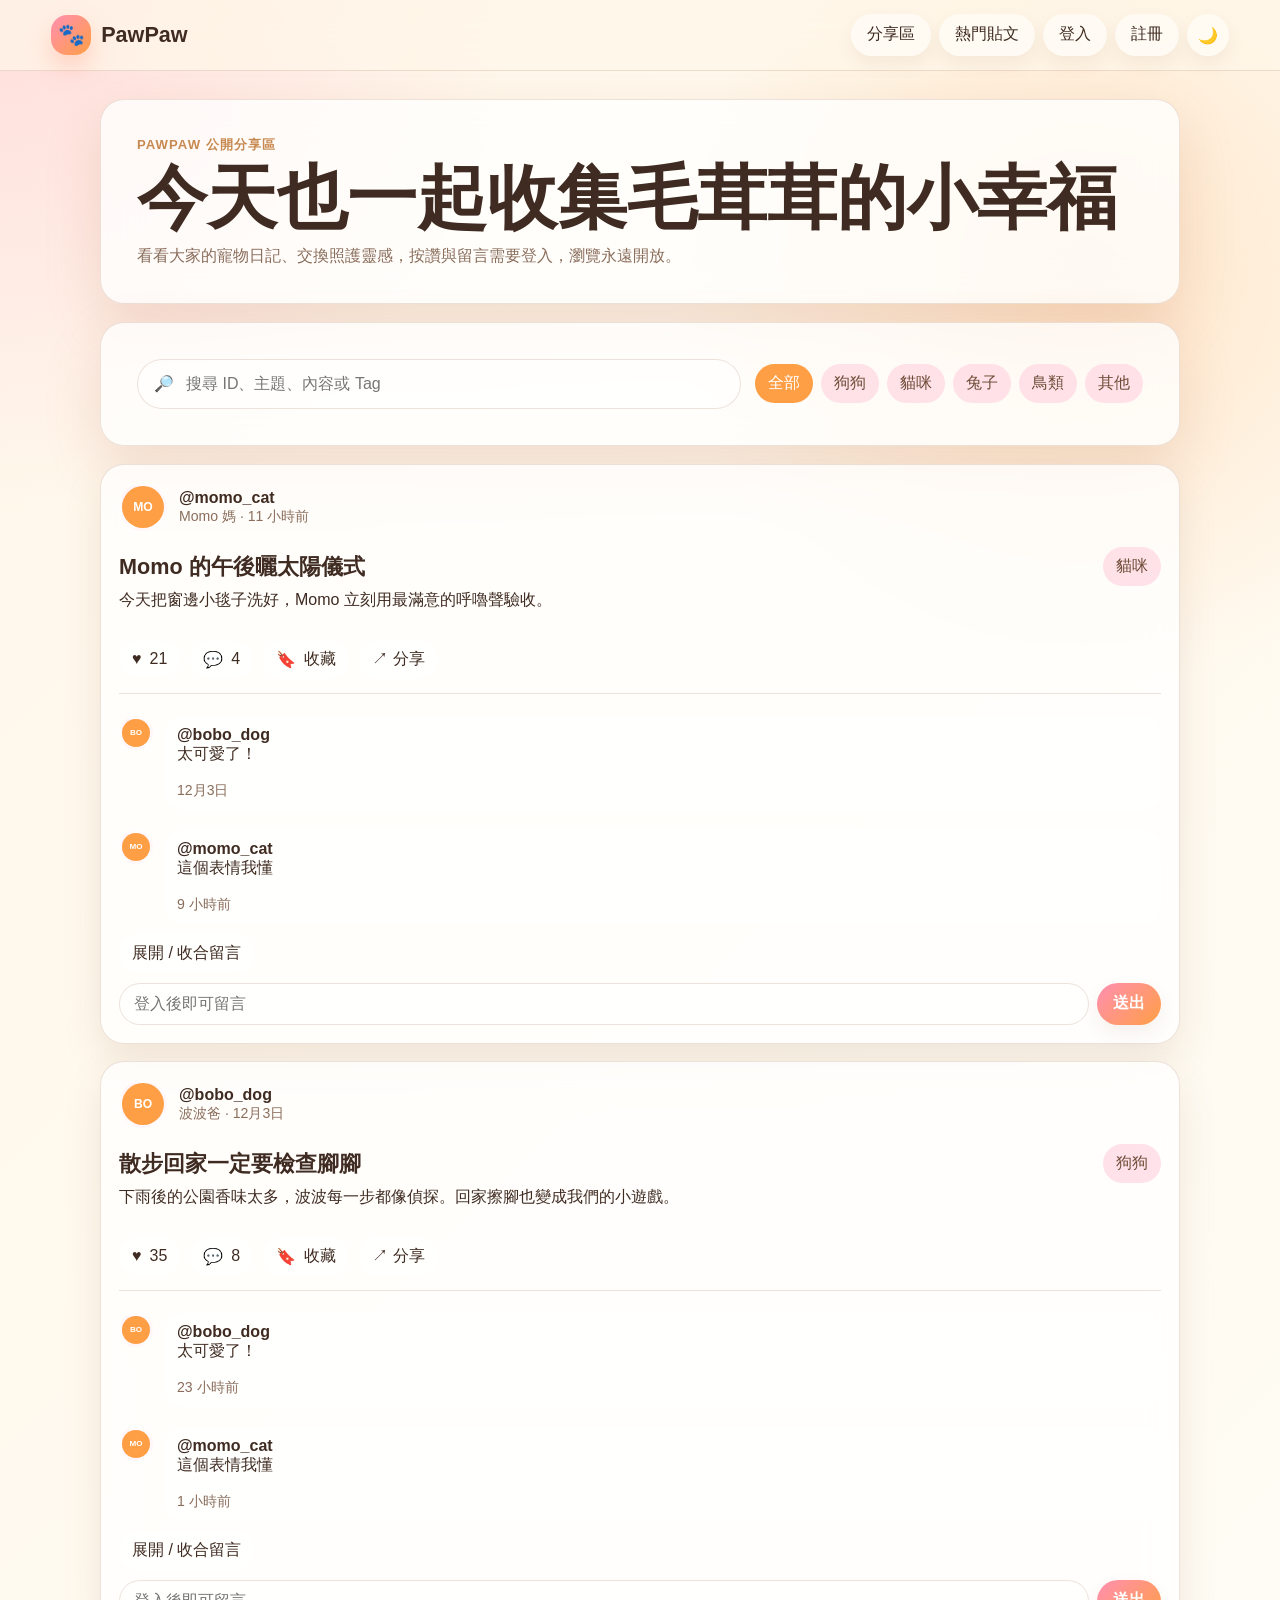
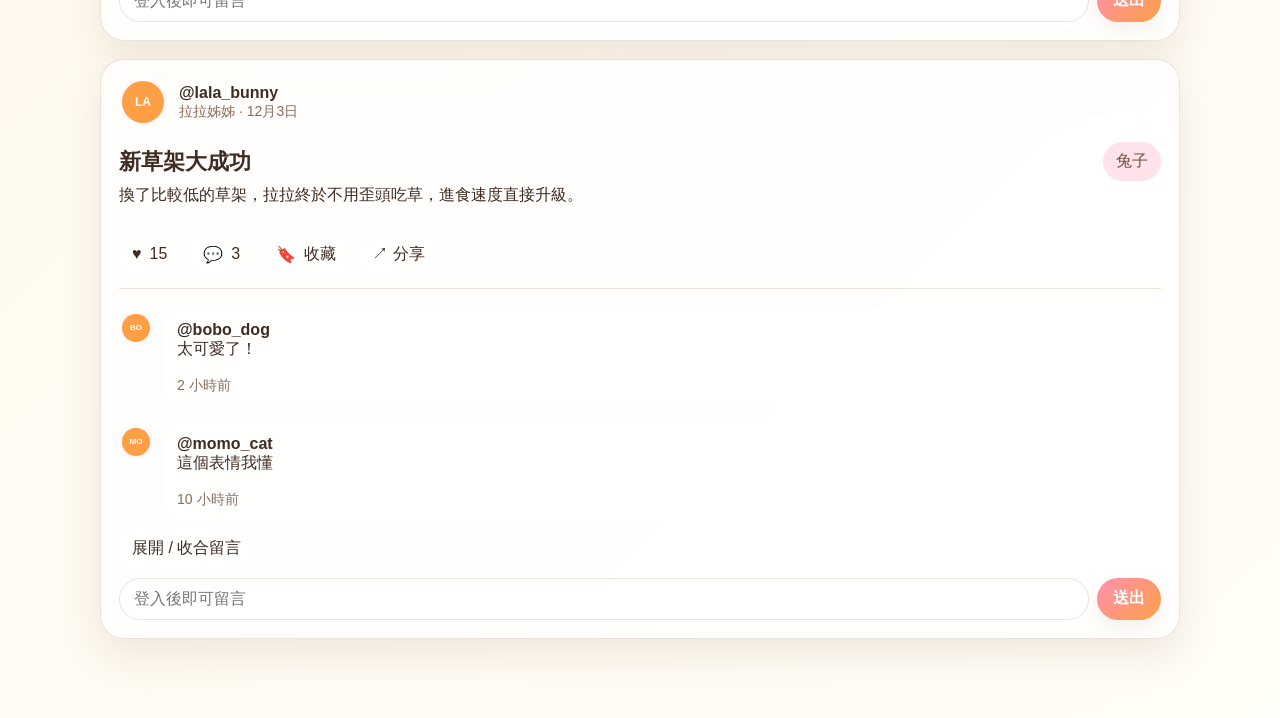
<file: index.html>
<!DOCTYPE html>
<html lang="zh-Hant">
<head>
  <meta charset="UTF-8">
  <meta name="viewport" content="width=device-width, initial-scale=1.0">
  <title>PawPaw 毛孩日常 | 分享區</title>
  <link rel="stylesheet" href="style.css">
</head>
<body data-page="feed">
  <div id="loading" class="loading-screen"><div class="loader-paw">🐾</div><p>正在召喚毛孩日常...</p></div>
  <header id="navbar" class="topbar"></header>
  <main class="page-shell">
    <section class="feed-hero glass fade-in">
      <div>
        <p class="eyebrow">PawPaw 公開分享區</p>
        <h1>今天也一起收集毛茸茸的小幸福</h1>
        <p>看看大家的寵物日記、交換照護靈感，按讚與留言需要登入，瀏覽永遠開放。</p>
      </div>
      <button class="primary-btn auth-only" data-link="create-post.html">＋ 分享毛孩日常</button>
    </section>
    <section class="toolbar glass fade-in">
      <label class="search-box">
        <span>🔎</span>
        <input id="searchInput" type="search" placeholder="搜尋 ID、主題、內容或 Tag">
      </label>
      <div class="tag-row" id="tagFilters"></div>
    </section>
    <section id="postList" class="post-list" aria-live="polite"></section>
  </main>
  <div id="toastHost" class="toast-host"></div>
  <div id="modalHost"></div>
  <script src="script.js"></script>
</body>
</html>
</file>
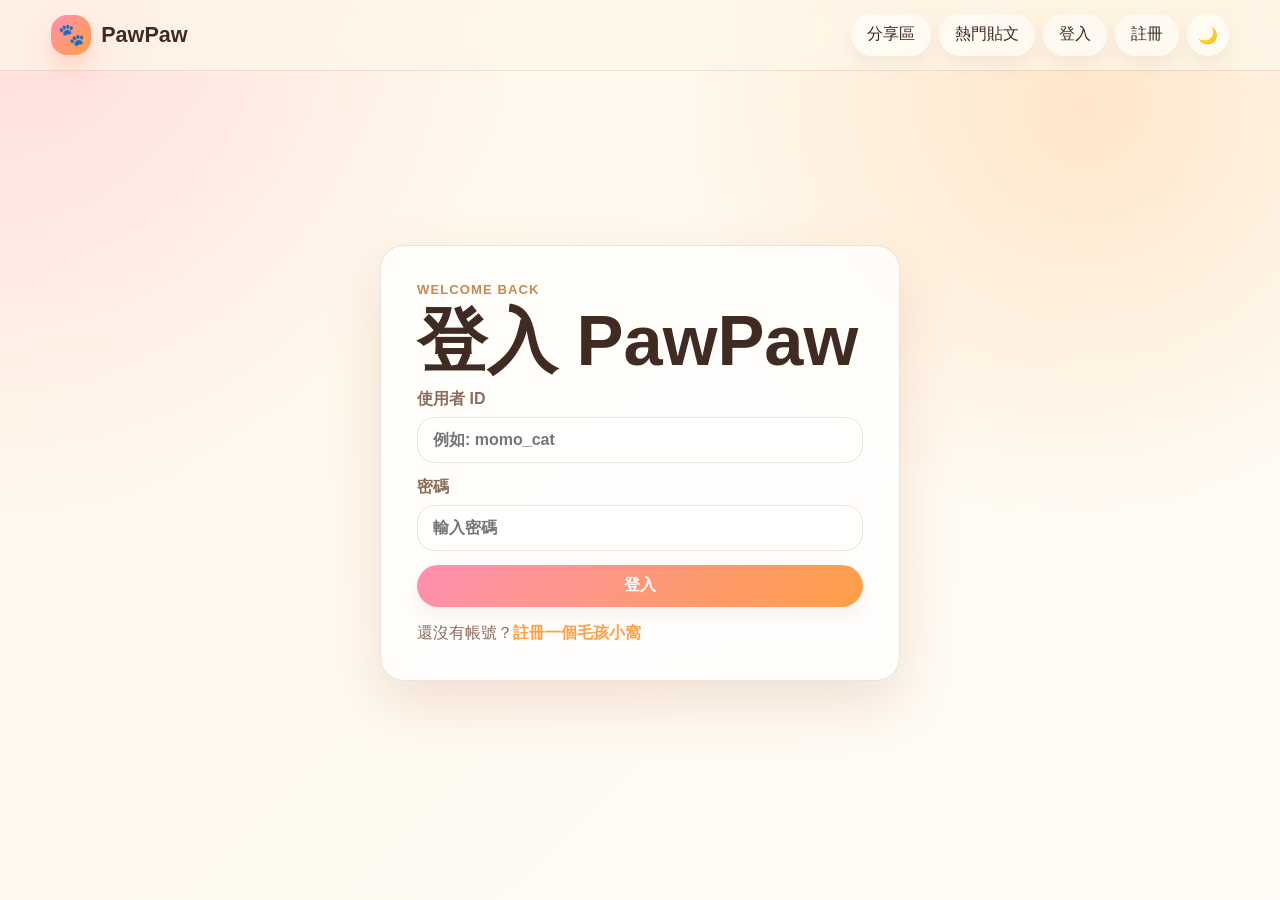
<file: create-post.html>
<!DOCTYPE html>
<html lang="zh-Hant">
<head>
  <meta charset="UTF-8">
  <meta name="viewport" content="width=device-width, initial-scale=1.0">
  <title>PawPaw | 新增貼文</title>
  <link rel="stylesheet" href="style.css">
</head>
<body data-page="create">
  <div id="loading" class="loading-screen"><div class="loader-paw">🐾</div><p>準備發文紙筆...</p></div>
  <header id="navbar" class="topbar"></header>
  <main class="page-shell narrow">
    <section class="compose-card glass fade-in">
      <div id="composeUser" class="compose-user"></div>
      <form id="postForm" class="stack-form">
        <label>發布主題<input name="title" required maxlength="40" placeholder="今天想分享什麼可愛瞬間？"></label>
        <label>發布內容<textarea name="content" required rows="6" maxlength="800" placeholder="寫下毛孩的故事、照護心得或日常小事..."></textarea></label>
        <label>寵物分類 Tag
          <select name="tag" required>
            <option value="狗狗">狗狗</option>
            <option value="貓咪">貓咪</option>
            <option value="兔子">兔子</option>
            <option value="鳥類">鳥類</option>
            <option value="其他">其他</option>
          </select>
        </label>
        <div id="dropZone" class="drop-zone">
          <input id="postImageInput" type="file" accept="image/*">
          <div>
            <strong>拖曳圖片到這裡</strong>
            <span>或點擊上傳，系統會自動壓縮圖片</span>
          </div>
          <img id="postImagePreview" alt="貼文圖片預覽">
        </div>
        <div class="form-actions">
          <button class="soft-btn" type="button" data-link="home.html">返回首頁</button>
          <button class="primary-btn" type="submit">發布</button>
        </div>
      </form>
    </section>
  </main>
  <div id="toastHost" class="toast-host"></div>
  <div id="modalHost"></div>
  <script src="script.js"></script>
</body>
</html>
</file>
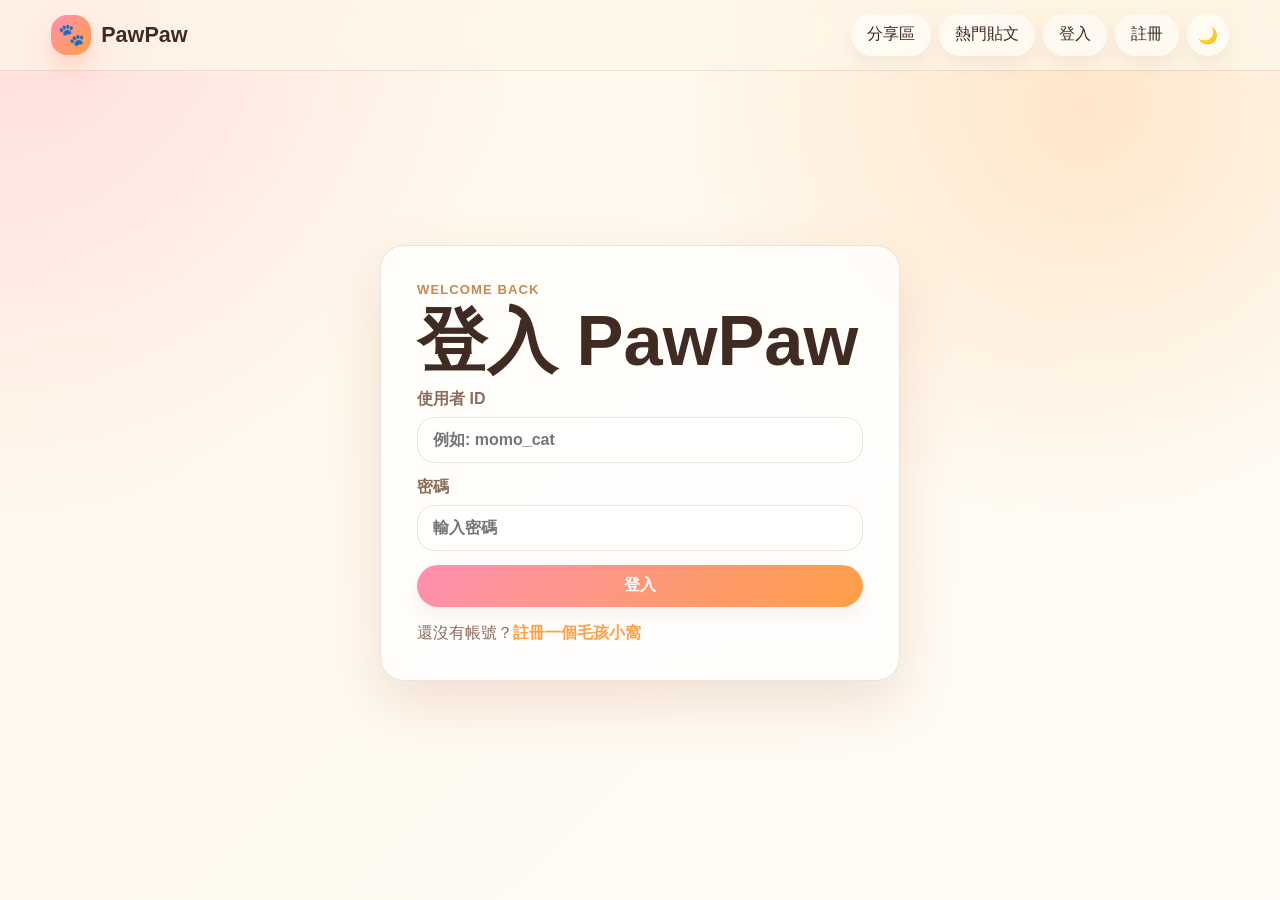
<file: home.html>
<!DOCTYPE html>
<html lang="zh-Hant">
<head>
  <meta charset="UTF-8">
  <meta name="viewport" content="width=device-width, initial-scale=1.0">
  <title>PawPaw | 個人首頁</title>
  <link rel="stylesheet" href="style.css">
</head>
<body data-page="home">
  <div id="loading" class="loading-screen"><div class="loader-paw">🐾</div><p>整理你的日常...</p></div>
  <header id="navbar" class="topbar"></header>
  <main class="page-shell">
    <section id="profileSummary" class="profile-hero glass fade-in"></section>
    <section class="profile-actions fade-in">
      <button class="primary-btn" data-link="create-post.html">＋ 新增貼文</button>
      <button class="soft-btn" data-link="index.html">前往分享區</button>
      <button id="editProfileBtn" class="soft-btn">編輯個人資料</button>
      <button id="logoutBtnHome" class="danger-btn">登出</button>
    </section>
    <h2 class="section-title">我的貼文</h2>
    <section id="myPostList" class="post-list"></section>
  </main>
  <div id="toastHost" class="toast-host"></div>
  <div id="modalHost"></div>
  <script src="script.js"></script>
</body>
</html>
</file>
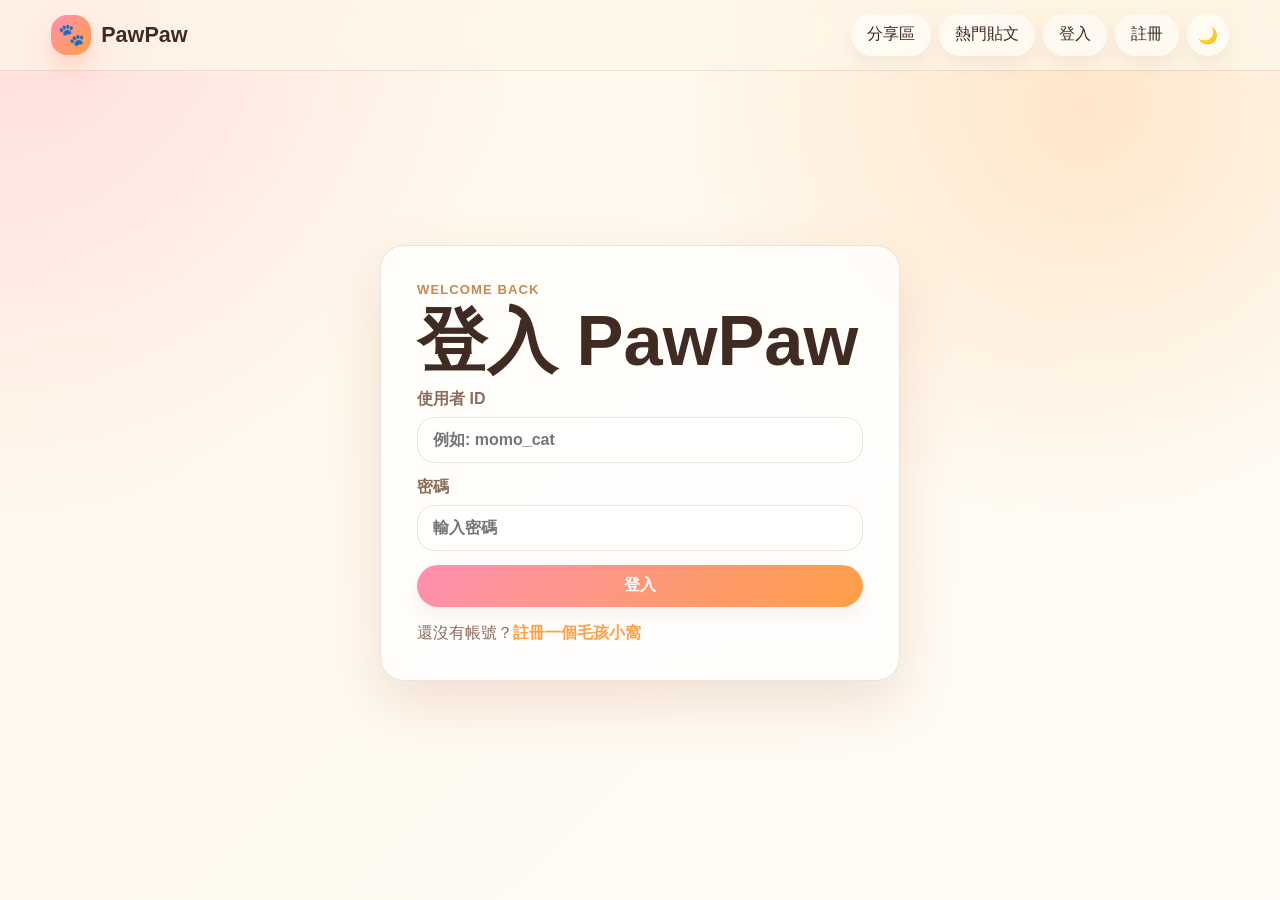
<file: login.html>
<!DOCTYPE html>
<html lang="zh-Hant">
<head>
  <meta charset="UTF-8">
  <meta name="viewport" content="width=device-width, initial-scale=1.0">
  <title>PawPaw | 登入</title>
  <link rel="stylesheet" href="style.css">
</head>
<body data-page="login">
  <div id="loading" class="loading-screen"><div class="loader-paw">🐾</div><p>準備登入小窩...</p></div>
  <header id="navbar" class="topbar"></header>
  <main class="auth-layout">
    <section class="auth-card glass fade-in">
      <p class="eyebrow">Welcome back</p>
      <h1>登入 PawPaw</h1>
      <form id="loginForm" class="stack-form">
        <label>使用者 ID<input name="id" required autocomplete="username" placeholder="例如: momo_cat"></label>
        <label>密碼<input name="password" type="password" required autocomplete="current-password" placeholder="輸入密碼"></label>
        <button class="primary-btn" type="submit">登入</button>
      </form>
      <p class="switch-link">還沒有帳號？<a href="register.html">註冊一個毛孩小窩</a></p>
    </section>
  </main>
  <div id="toastHost" class="toast-host"></div>
  <div id="modalHost"></div>
  <script src="script.js"></script>
</body>
</html>
</file>
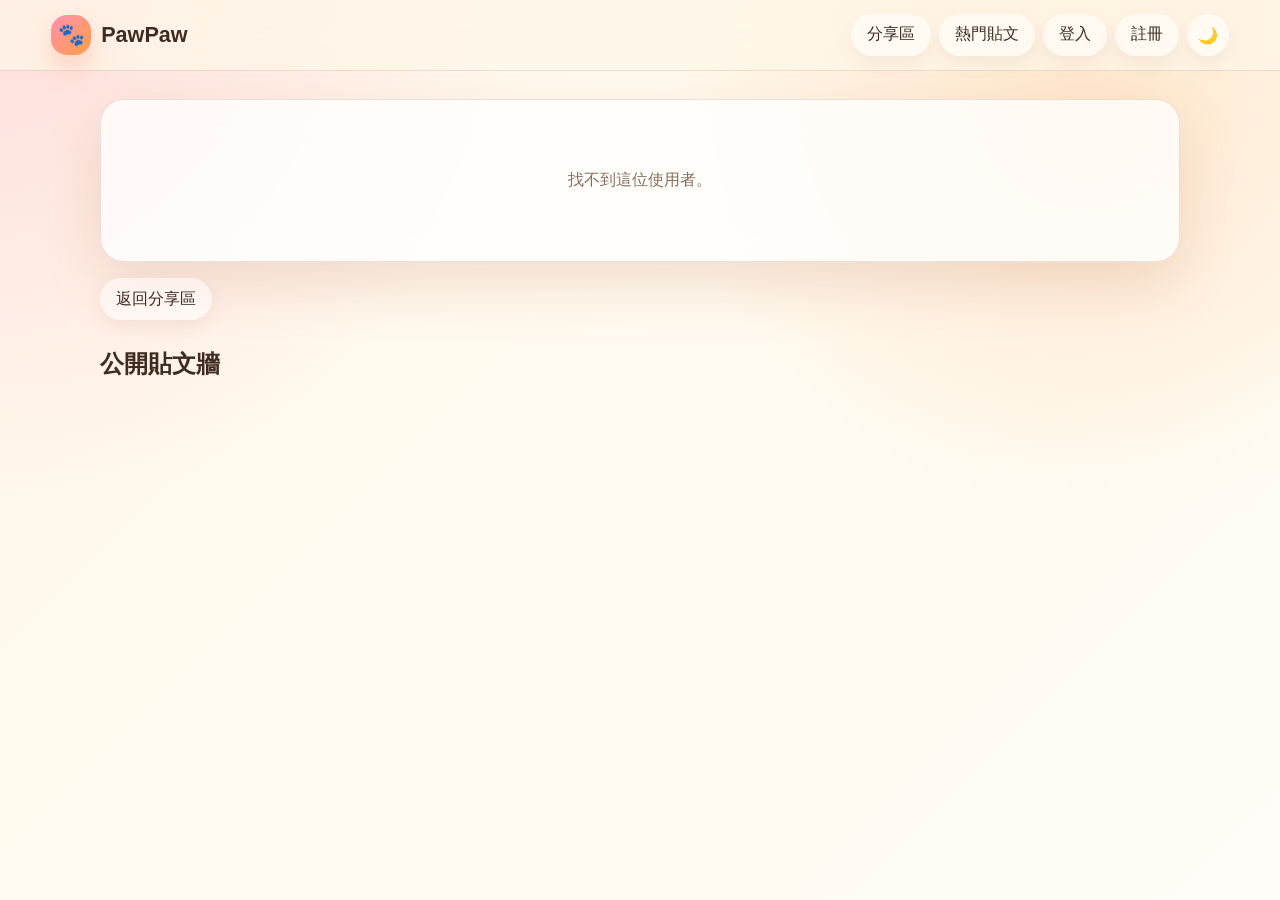
<file: profile.html>
<!DOCTYPE html>
<html lang="zh-Hant">
<head>
  <meta charset="UTF-8">
  <meta name="viewport" content="width=device-width, initial-scale=1.0">
  <title>PawPaw | 公開個人頁</title>
  <link rel="stylesheet" href="style.css">
</head>
<body data-page="profile">
  <div id="loading" class="loading-screen"><div class="loader-paw">🐾</div><p>拜訪毛孩小窩...</p></div>
  <header id="navbar" class="topbar"></header>
  <main class="page-shell">
    <section id="publicProfile" class="profile-hero glass fade-in"></section>
    <section class="profile-actions fade-in">
      <button class="soft-btn" data-link="index.html">返回分享區</button>
      <button id="followBtn" class="primary-btn auth-only">追蹤</button>
    </section>
    <h2 class="section-title">公開貼文牆</h2>
    <section id="profilePostList" class="post-list"></section>
  </main>
  <div id="toastHost" class="toast-host"></div>
  <div id="modalHost"></div>
  <script src="script.js"></script>
</body>
</html>
</file>
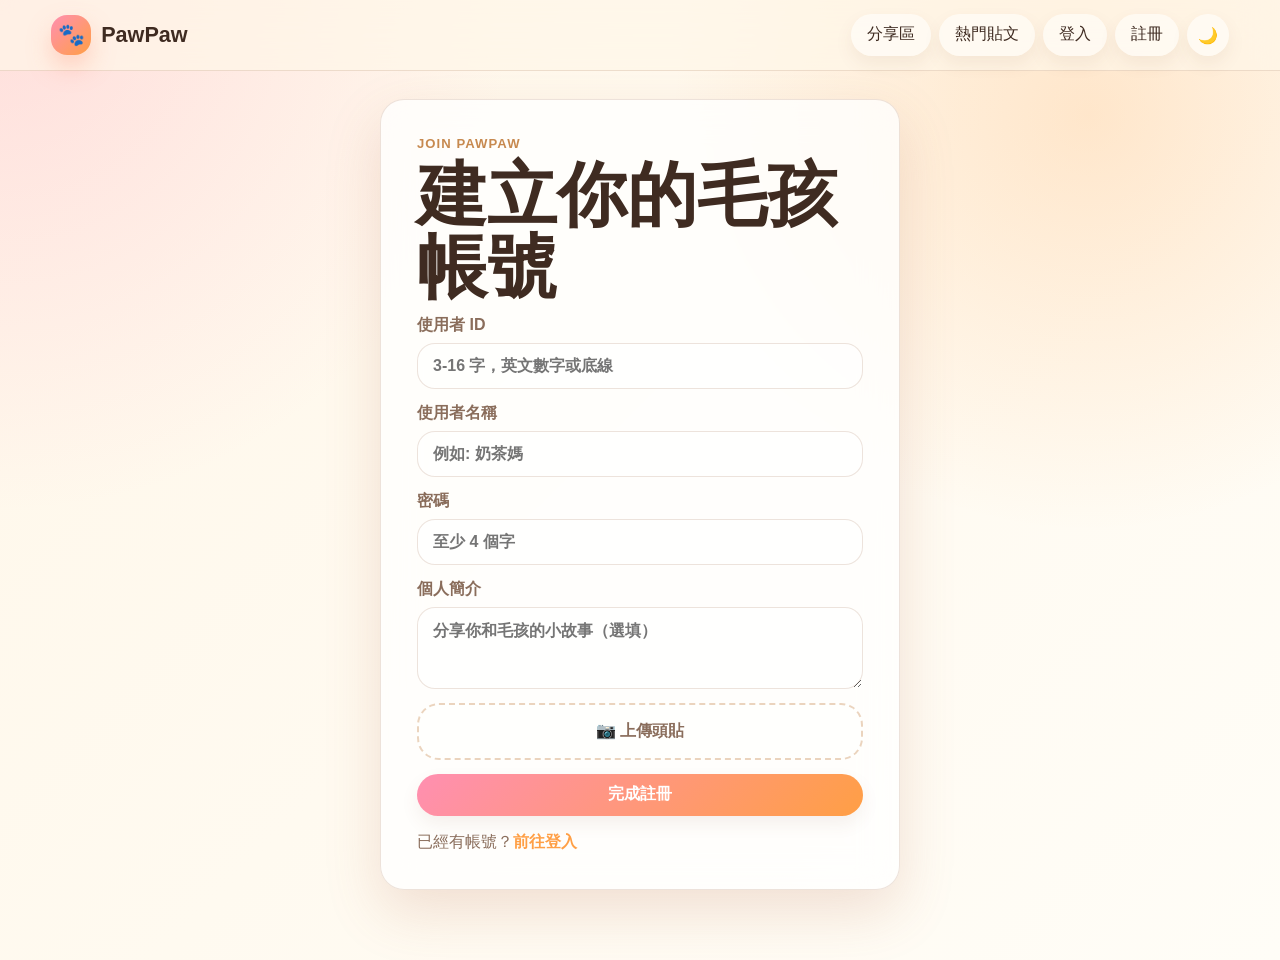
<file: register.html>
<!DOCTYPE html>
<html lang="zh-Hant">
<head>
  <meta charset="UTF-8">
  <meta name="viewport" content="width=device-width, initial-scale=1.0">
  <title>PawPaw | 註冊</title>
  <link rel="stylesheet" href="style.css">
</head>
<body data-page="register">
  <div id="loading" class="loading-screen"><div class="loader-paw">🐾</div><p>準備新朋友資料...</p></div>
  <header id="navbar" class="topbar"></header>
  <main class="auth-layout">
    <section class="auth-card glass fade-in">
      <p class="eyebrow">Join PawPaw</p>
      <h1>建立你的毛孩帳號</h1>
      <form id="registerForm" class="stack-form">
        <label>使用者 ID<input name="id" required pattern="[A-Za-z0-9_]{3,16}" placeholder="3-16 字，英文數字或底線"></label>
        <label>使用者名稱<input name="name" required placeholder="例如: 奶茶媽"></label>
        <label>密碼<input name="password" type="password" minlength="4" required placeholder="至少 4 個字"></label>
        <label>個人簡介<textarea name="bio" rows="3" placeholder="分享你和毛孩的小故事（選填）"></textarea></label>
        <label class="file-card">
          <input id="avatarInput" name="avatar" type="file" accept="image/*">
          <span>📷 上傳頭貼</span>
          <img id="avatarPreview" alt="頭貼預覽">
        </label>
        <button class="primary-btn" type="submit">完成註冊</button>
      </form>
      <p class="switch-link">已經有帳號？<a href="login.html">前往登入</a></p>
    </section>
  </main>
  <div id="toastHost" class="toast-host"></div>
  <div id="modalHost"></div>
  <script src="script.js"></script>
</body>
</html>
</file>
<file: style.css>
:root {
  --cream: #fff7e9;
  --cream-2: #fffdf7;
  --pink: #ff8fb1;
  --pink-2: #ffd6e2;
  --orange: #ff9f45;
  --caramel: #c7894f;
  --brown: #6f4d38;
  --text: #3f2b21;
  --muted: #8a6d5b;
  --card: rgba(255, 255, 255, .76);
  --line: rgba(151, 93, 58, .17);
  --shadow: 0 22px 55px rgba(175, 102, 65, .18);
  --radius: 24px;
}

body.dark {
  --cream: #1f1a18;
  --cream-2: #2a211e;
  --pink: #ff9bbb;
  --pink-2: #5b3541;
  --orange: #ffb15f;
  --caramel: #e2a468;
  --brown: #f5dcc8;
  --text: #fff2e6;
  --muted: #d4b7a6;
  --card: rgba(48, 39, 35, .78);
  --line: rgba(255, 220, 195, .16);
  --shadow: 0 22px 60px rgba(0, 0, 0, .32);
}

* { box-sizing: border-box; }
html { scroll-behavior: smooth; }
body {
  margin: 0;
  min-height: 100vh;
  color: var(--text);
  font-family: "Segoe UI", "Noto Sans TC", Arial, sans-serif;
  background:
    radial-gradient(circle at top left, rgba(255, 143, 177, .24), transparent 32rem),
    radial-gradient(circle at 85% 12%, rgba(255, 159, 69, .22), transparent 26rem),
    linear-gradient(135deg, var(--cream), var(--cream-2));
  transition: background .35s ease, color .35s ease;
}

button, input, textarea, select { font: inherit; }
button { cursor: pointer; border: 0; }
a { color: inherit; text-decoration: none; }
img { max-width: 100%; display: block; }

.loading-screen {
  position: fixed;
  inset: 0;
  z-index: 50;
  display: grid;
  place-content: center;
  gap: 14px;
  text-align: center;
  color: var(--brown);
  background: var(--cream);
  transition: opacity .45s ease, visibility .45s ease;
}
.loading-screen.hide { opacity: 0; visibility: hidden; }
.loader-paw {
  width: 70px;
  height: 70px;
  display: grid;
  place-items: center;
  margin: auto;
  border-radius: 28px;
  background: linear-gradient(135deg, var(--pink), var(--orange));
  box-shadow: var(--shadow);
  font-size: 34px;
  animation: bounce .8s infinite alternate;
}

.topbar {
  position: sticky;
  top: 0;
  z-index: 20;
  display: flex;
  align-items: center;
  justify-content: space-between;
  gap: 16px;
  padding: 14px clamp(16px, 4vw, 52px);
  border-bottom: 1px solid var(--line);
  background: rgba(255, 247, 233, .7);
  backdrop-filter: blur(18px);
}
body.dark .topbar { background: rgba(31, 26, 24, .74); }
.brand {
  display: inline-flex;
  align-items: center;
  gap: 10px;
  font-weight: 900;
  font-size: 1.35rem;
}
.brand-mark {
  width: 40px;
  height: 40px;
  display: grid;
  place-items: center;
  border-radius: 16px;
  background: linear-gradient(135deg, var(--pink), var(--orange));
  color: white;
  box-shadow: 0 12px 25px rgba(255, 143, 117, .34);
}
.nav-links {
  display: flex;
  align-items: center;
  gap: 8px;
  flex-wrap: wrap;
  justify-content: flex-end;
}
.nav-links a, .icon-btn, .soft-btn, .primary-btn, .danger-btn {
  min-height: 42px;
  border-radius: 999px;
  padding: 10px 16px;
  color: var(--text);
  background: rgba(255, 255, 255, .54);
  box-shadow: 0 8px 18px rgba(125, 77, 50, .08);
  transition: transform .22s ease, box-shadow .22s ease, background .22s ease;
}
.nav-links a:hover, .icon-btn:hover, .soft-btn:hover, .primary-btn:hover, .danger-btn:hover {
  transform: translateY(-2px);
  box-shadow: 0 14px 28px rgba(125, 77, 50, .16);
}
.primary-btn {
  color: white;
  background: linear-gradient(135deg, var(--pink), var(--orange));
  font-weight: 800;
}
.danger-btn { background: #fff0f0; color: #c64141; font-weight: 800; }
body.dark .danger-btn { background: #4b2525; color: #ffaaa5; }
.icon-btn { width: 42px; padding: 0; position: relative; }
.badge {
  position: absolute;
  top: -5px;
  right: -5px;
  min-width: 20px;
  height: 20px;
  padding: 0 5px;
  border-radius: 999px;
  display: grid;
  place-items: center;
  background: #ff4d6d;
  color: white;
  font-size: .72rem;
  font-weight: 900;
}

.page-shell {
  width: min(1080px, calc(100% - 28px));
  margin: 28px auto 80px;
}
.page-shell.narrow { width: min(760px, calc(100% - 28px)); }
.glass {
  border: 1px solid var(--line);
  border-radius: var(--radius);
  background: var(--card);
  box-shadow: var(--shadow);
  backdrop-filter: blur(18px);
}
.feed-hero, .toolbar, .profile-hero, .compose-card, .auth-card {
  padding: clamp(20px, 4vw, 36px);
}
.feed-hero {
  display: grid;
  grid-template-columns: 1fr auto;
  gap: 22px;
  align-items: end;
  overflow: hidden;
}
.eyebrow {
  margin: 0 0 8px;
  color: var(--caramel);
  font-size: .82rem;
  font-weight: 900;
  letter-spacing: .08em;
  text-transform: uppercase;
}
h1 { margin: 0 0 12px; font-size: clamp(2rem, 6vw, 4.4rem); line-height: 1.02; letter-spacing: 0; }
h2, h3, p { margin-top: 0; }
.feed-hero p:last-child { max-width: 650px; margin-bottom: 0; color: var(--muted); }

.toolbar {
  margin: 18px 0;
  display: grid;
  grid-template-columns: minmax(220px, 1fr) auto;
  gap: 14px;
  align-items: center;
}
.search-box {
  display: flex;
  align-items: center;
  gap: 10px;
  min-height: 50px;
  border: 1px solid var(--line);
  border-radius: 999px;
  padding: 0 16px;
  background: rgba(255, 255, 255, .5);
}
.search-box input {
  width: 100%;
  border: 0;
  outline: 0;
  color: var(--text);
  background: transparent;
}
.tag-row { display: flex; gap: 8px; flex-wrap: wrap; }
.tag-pill {
  border-radius: 999px;
  padding: 9px 13px;
  color: var(--brown);
  background: rgba(255, 214, 226, .7);
}
.tag-pill.active { color: white; background: var(--orange); }

.post-list {
  display: grid;
  gap: 18px;
}
.post-card {
  padding: 18px;
  border: 1px solid var(--line);
  border-radius: var(--radius);
  background: var(--card);
  box-shadow: 0 16px 38px rgba(141, 92, 61, .13);
  backdrop-filter: blur(16px);
  animation: rise .35s ease both;
}
.post-card.hot {
  border-color: rgba(255, 159, 69, .55);
  background: linear-gradient(145deg, rgba(255, 255, 255, .82), rgba(255, 231, 205, .74));
}
body.dark .post-card.hot { background: linear-gradient(145deg, rgba(59, 44, 38, .86), rgba(69, 42, 31, .72)); }
.post-head, .comment, .compose-user, .profile-main {
  display: flex;
  align-items: center;
  gap: 12px;
}
.avatar {
  width: 48px;
  height: 48px;
  flex: 0 0 auto;
  border-radius: 50%;
  object-fit: cover;
  background: linear-gradient(135deg, var(--pink-2), #fff);
  border: 3px solid rgba(255, 255, 255, .72);
}
.avatar.big { width: 96px; height: 96px; border-width: 4px; }
.clickable { cursor: pointer; }
.user-id { font-weight: 900; }
.meta { color: var(--muted); font-size: .88rem; }
.post-title-row {
  display: flex;
  align-items: center;
  justify-content: space-between;
  gap: 12px;
  margin-top: 16px;
}
.post-title-row h3 { margin: 0; font-size: 1.35rem; }
.post-content { color: var(--text); line-height: 1.72; white-space: pre-wrap; }
.post-image {
  width: 100%;
  max-height: 520px;
  object-fit: cover;
  border-radius: 20px;
  margin: 14px 0;
  border: 1px solid var(--line);
}
.post-actions {
  display: flex;
  align-items: center;
  gap: 10px;
  flex-wrap: wrap;
  padding-top: 10px;
}
.action-btn {
  display: inline-flex;
  align-items: center;
  gap: 8px;
  border-radius: 999px;
  padding: 9px 13px;
  background: rgba(255, 255, 255, .52);
  color: var(--text);
}
.action-btn.liked { color: #ff3b68; background: rgba(255, 214, 226, .78); }
.action-btn.pop { animation: pop .35s ease; }
.owner-tools { margin-left: auto; display: flex; gap: 8px; }
.rank {
  display: inline-grid;
  place-items: center;
  min-width: 42px;
  height: 42px;
  border-radius: 16px;
  color: white;
  background: linear-gradient(135deg, #ff7a3d, #ff477e);
  font-weight: 900;
}

.comments {
  margin-top: 14px;
  padding-top: 12px;
  border-top: 1px solid var(--line);
}
.comment-list.collapsed .comment:nth-child(n+3) { display: none; }
.comment { align-items: flex-start; padding: 10px 0; }
.comment .avatar { width: 34px; height: 34px; }
.comment-bubble {
  flex: 1;
  border-radius: 18px;
  padding: 10px 12px;
  background: rgba(255, 255, 255, .5);
}
.comment-form {
  display: flex;
  gap: 8px;
  margin-top: 10px;
}
.comment-form input {
  flex: 1;
  min-width: 0;
  border: 1px solid var(--line);
  border-radius: 999px;
  padding: 11px 14px;
  color: var(--text);
  background: rgba(255, 255, 255, .55);
}

.auth-layout {
  min-height: calc(100vh - 74px);
  display: grid;
  place-items: center;
  padding: 28px 14px 70px;
}
.auth-card { width: min(520px, 100%); }
.stack-form { display: grid; gap: 14px; }
.stack-form label { display: grid; gap: 7px; color: var(--muted); font-weight: 800; }
.stack-form input, .stack-form textarea, .stack-form select {
  width: 100%;
  border: 1px solid var(--line);
  border-radius: 18px;
  padding: 13px 15px;
  color: var(--text);
  outline: 0;
  background: rgba(255, 255, 255, .55);
}
.stack-form textarea { resize: vertical; }
.file-card, .drop-zone {
  border: 2px dashed rgba(199, 137, 79, .36);
  border-radius: 22px;
  padding: 16px;
  text-align: center;
  background: rgba(255, 255, 255, .35);
}
.file-card input, .drop-zone input { display: none; }
.file-card img, .drop-zone img {
  display: none;
  width: 100%;
  max-height: 260px;
  object-fit: cover;
  border-radius: 18px;
  margin-top: 12px;
}
.file-card img.show, .drop-zone img.show { display: block; }
.switch-link { margin: 16px 0 0; color: var(--muted); }
.switch-link a { color: var(--orange); font-weight: 900; }

.captcha-panel {
  display: grid;
  gap: 12px;
  padding: 14px;
  border: 1px solid var(--line);
  border-radius: 22px;
  background: rgba(255, 255, 255, .38);
}
.captcha-title {
  display: flex;
  align-items: center;
  justify-content: space-between;
  gap: 10px;
  color: var(--text);
  font-weight: 900;
}
.captcha-title small {
  color: var(--muted);
  font-weight: 700;
}
.captcha-grid {
  display: grid;
  grid-template-columns: repeat(3, 1fr);
  gap: 10px;
}
.captcha-tile {
  position: relative;
  min-height: 94px;
  overflow: hidden;
  border: 2px solid transparent;
  border-radius: 18px;
  padding: 0;
  background: rgba(255, 255, 255, .52);
  box-shadow: 0 10px 18px rgba(125, 77, 50, .08);
}
.captcha-tile img {
  width: 100%;
  height: 94px;
  object-fit: cover;
}
.captcha-tile::after {
  content: "✓";
  position: absolute;
  top: 8px;
  right: 8px;
  width: 26px;
  height: 26px;
  display: grid;
  place-items: center;
  border-radius: 50%;
  color: white;
  background: var(--pink);
  opacity: 0;
  transform: scale(.7);
  transition: opacity .2s ease, transform .2s ease;
}
.captcha-tile.selected {
  border-color: var(--pink);
  transform: translateY(-2px);
}
.captcha-tile.selected::after {
  opacity: 1;
  transform: scale(1);
}
.captcha-footer {
  display: flex;
  align-items: center;
  justify-content: space-between;
  gap: 10px;
  color: var(--muted);
  font-size: .9rem;
}
.captcha-refresh {
  min-height: 34px;
  padding: 7px 12px;
  border-radius: 999px;
  color: var(--brown);
  background: rgba(255, 214, 226, .7);
}

.profile-hero {
  display: grid;
  gap: 18px;
}
.profile-main { align-items: flex-start; }
.profile-stats {
  display: grid;
  grid-template-columns: repeat(3, minmax(0, 1fr));
  gap: 10px;
}
.stat {
  padding: 13px;
  border-radius: 18px;
  background: rgba(255, 255, 255, .45);
}
.stat strong { display: block; font-size: 1.35rem; }
.profile-actions {
  display: flex;
  gap: 10px;
  flex-wrap: wrap;
  margin: 16px 0 28px;
}
.section-title { margin: 8px 0 16px; }
.compose-card { margin-top: 24px; }
.drop-zone {
  display: grid;
  place-items: center;
  min-height: 180px;
  cursor: pointer;
  transition: transform .22s ease, border-color .22s ease;
}
.drop-zone.dragover { transform: scale(1.01); border-color: var(--pink); }
.drop-zone span { display: block; color: var(--muted); margin-top: 4px; }
.form-actions { display: flex; justify-content: space-between; gap: 10px; flex-wrap: wrap; }

.toast-host {
  position: fixed;
  right: 18px;
  bottom: 18px;
  z-index: 80;
  display: grid;
  gap: 10px;
}
.toast {
  border-radius: 18px;
  padding: 12px 16px;
  color: white;
  background: linear-gradient(135deg, var(--brown), var(--orange));
  box-shadow: var(--shadow);
  animation: slideUp .25s ease both;
}
.modal-backdrop {
  position: fixed;
  inset: 0;
  z-index: 70;
  display: grid;
  place-items: center;
  padding: 18px;
  background: rgba(46, 30, 22, .32);
  backdrop-filter: blur(8px);
}
.modal {
  width: min(460px, 100%);
  border-radius: 28px;
  padding: 24px;
  background: var(--card);
  box-shadow: var(--shadow);
  animation: rise .25s ease both;
}
.modal-actions { display: flex; gap: 10px; justify-content: flex-end; flex-wrap: wrap; margin-top: 18px; }
.notification-list { display: grid; gap: 10px; max-height: 360px; overflow: auto; }
.notification-item {
  padding: 12px;
  border-radius: 16px;
  background: rgba(255, 255, 255, .44);
}
.empty {
  padding: 34px;
  text-align: center;
  color: var(--muted);
}
.skeleton {
  min-height: 170px;
  border-radius: var(--radius);
  background: linear-gradient(90deg, rgba(255,255,255,.35), rgba(255,255,255,.75), rgba(255,255,255,.35));
  background-size: 220% 100%;
  animation: shimmer 1.1s infinite;
}
.fade-in { animation: fade .5s ease both; }

@keyframes fade { from { opacity: 0; transform: translateY(10px); } to { opacity: 1; transform: none; } }
@keyframes rise { from { opacity: 0; transform: translateY(14px) scale(.98); } to { opacity: 1; transform: none; } }
@keyframes bounce { to { transform: translateY(-10px) rotate(4deg); } }
@keyframes pop { 50% { transform: scale(1.18); } }
@keyframes slideUp { from { opacity: 0; transform: translateY(14px); } to { opacity: 1; transform: none; } }
@keyframes shimmer { to { background-position: -220% 0; } }

@media (max-width: 760px) {
  .topbar { align-items: flex-start; flex-direction: column; }
  .nav-links { width: 100%; justify-content: flex-start; overflow-x: auto; padding-bottom: 2px; flex-wrap: nowrap; }
  .nav-links a { white-space: nowrap; }
  .feed-hero, .toolbar { grid-template-columns: 1fr; }
  .feed-hero .primary-btn { width: 100%; }
  .profile-main { flex-direction: column; }
  .profile-stats { grid-template-columns: 1fr; }
  .comment-form { flex-direction: column; }
  h1 { font-size: clamp(2rem, 12vw, 3.5rem); }
}
</file>
